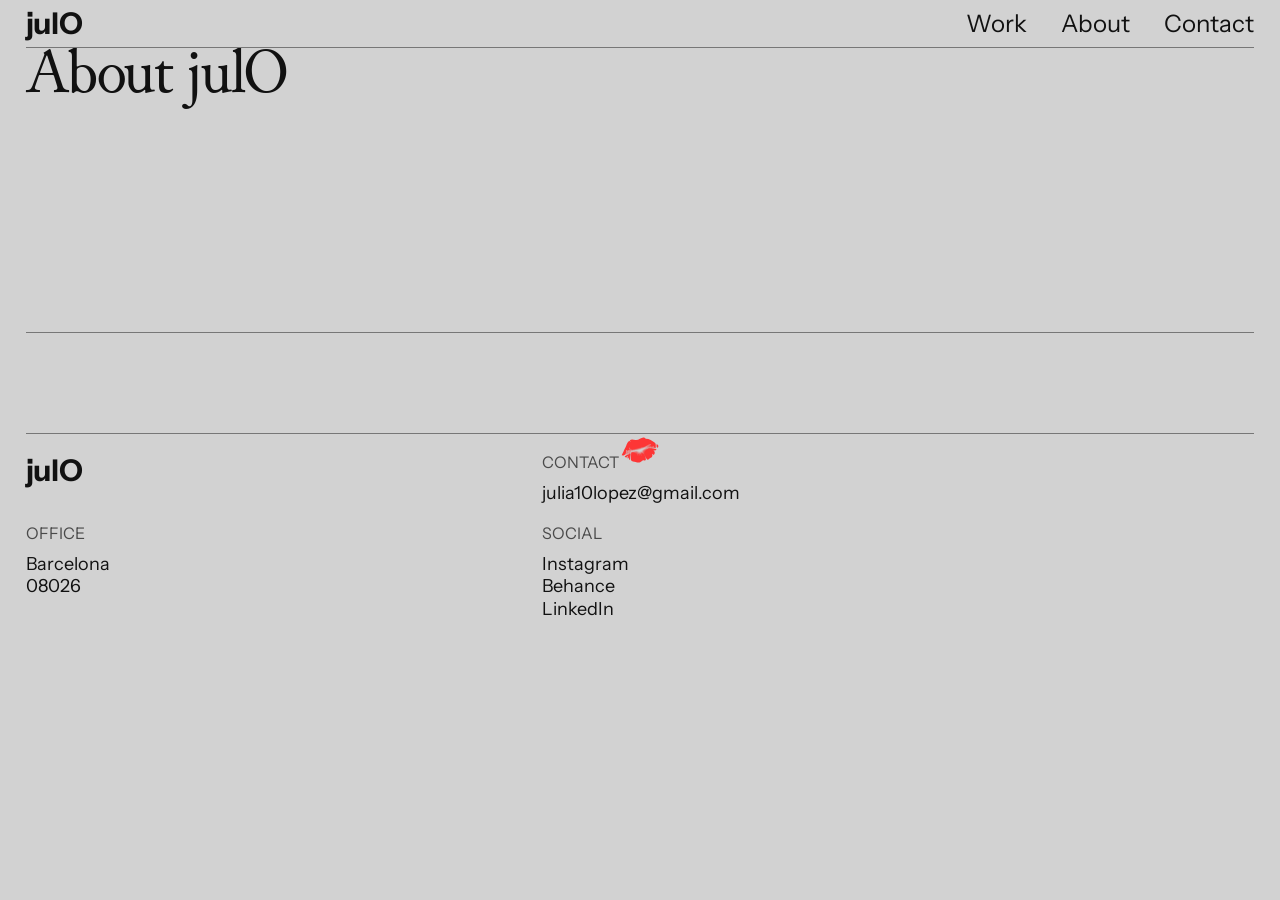
<file: about.html>
<!doctype html>
<html lang="en">
<head>
  <meta charset="utf-8">
  <meta name="viewport" content="width=device-width, initial-scale=1">
  <title>About — julO</title>
  <link rel="stylesheet" href="css/style.css">
</head>
<body>
  <header class="site-header">
    <a class="wordmark" href="index.html">julO</a>
    <nav><a href="index.html#work">Work</a><a href="about.html">About</a><a href="index.html#contact">Contact</a></nav>
    <button class="menu-button">Menu</button>
  </header>

  <!-- CUSTOM CURSOR -->
  <div id="cursor">
    <img src="images/kiss.svg" alt="">
  </div>

  <main>
    <section class="intro">
      <h1>About julO</h1>
    </section>
  </main>
</body>
</html>

  <footer id="contact">
    <div class="footer-mark">julO</div>
     <div>
    <p>CONTACT</p>
    <p>
      <a href="julia10lopez@gmail.com">julia10lopez@gmail.com</a>
    </p>
    </div>
    <div>
      <p>OFFICE</p>
      <p>Barcelona<br>08026</p>
    </div>
    <div>
    <p>SOCIAL</p>
    <p>
      <a href="https://instagram.com/julo.lo" target="_blank" rel="noopener">Instagram</a><br>
      <a href="https://www.behance.net/julialopezmartinez" target="_blank" rel="noopener">Behance</a><br>
      <a href="https://www.linkedin.com/in/julialopezvfx/" target="_blank" rel="noopener">LinkedIn</a>

    </div>
  </footer>

  <script src="js/main.js"></script>
  <script src="js/mouse.js"></script>

</body>
</html>
</file>
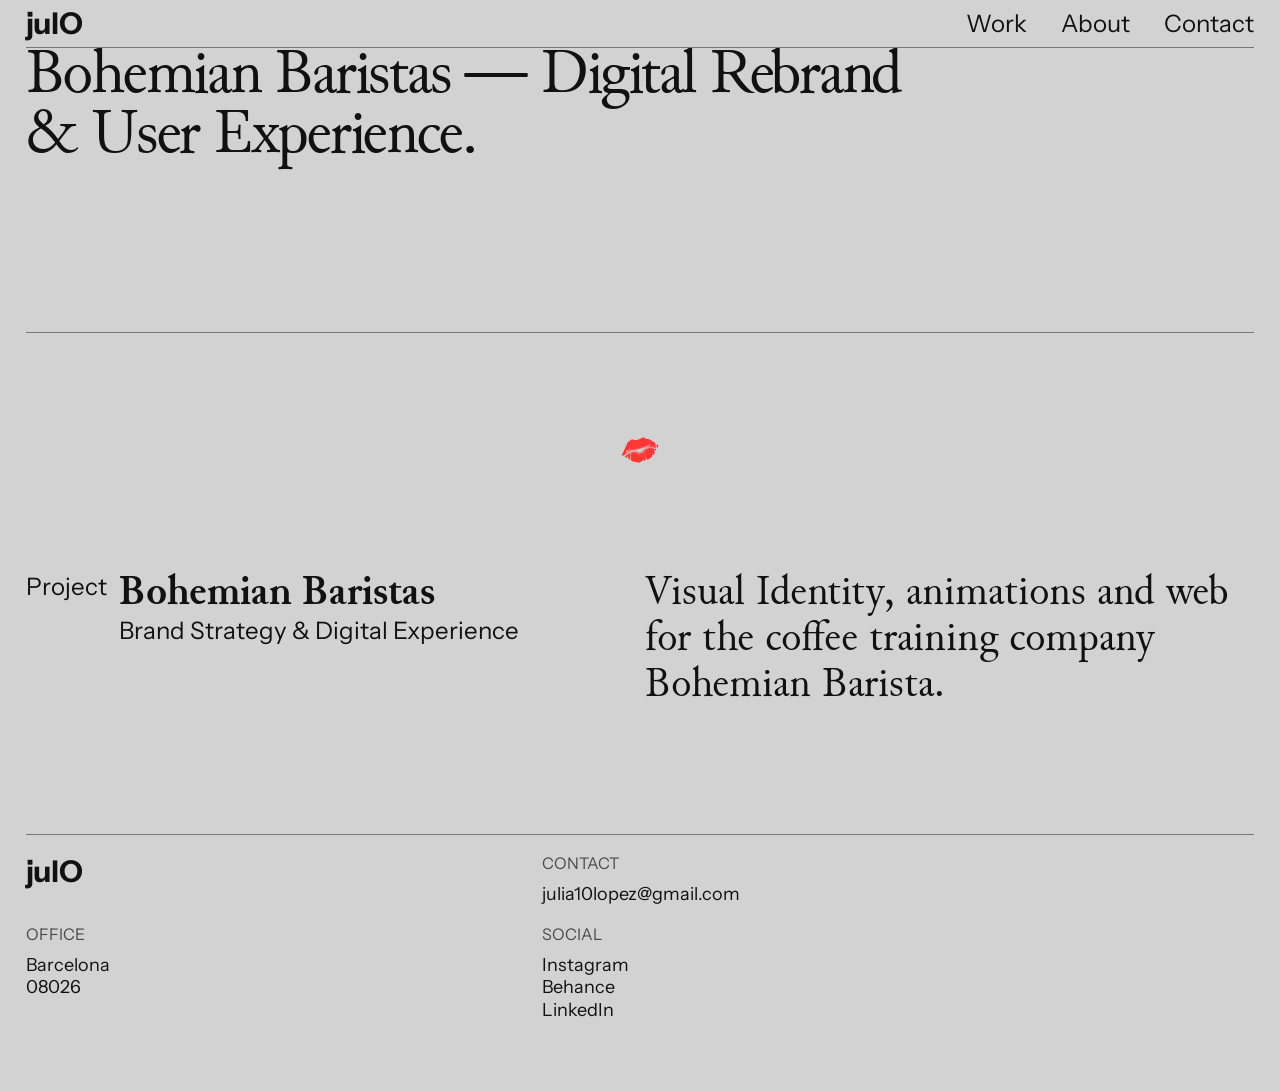
<file: projects/bohemianbaristas.html>
<!doctype html>
<html lang="en">
<head>
  <meta charset="utf-8">
  <meta name="viewport" content="width=device-width, initial-scale=1">
  <title>Bohemian Baristas — julO</title>
  <link rel="stylesheet" href="../css/style.css">
</head>
<body>
  <header class="site-header">
    <a class="wordmark" href="../index.html">julO</a>
    <nav>
      <a href="../index.html#work">Work</a>
      <a href="../about.html">About</a>
      <a href="../index.html#contact">Contact</a>
    </nav>
    <button class="menu-button" aria-label="Open menu">+</button>
  </header>

  <!-- CUSTOM CURSOR -->
  <div id="cursor">
    <img src="../images/kiss.svg" alt="">
  </div>

  <main>
    <section class="intro">
      <h1>Bohemian Baristas — Digital Rebrand &amp; User Experience.</h1>
    </section>

    <section class="work">
      <div class="project-images project-video">
      
         <video
           class="scroll-video"
           autoplay
           muted
           loop
           playsinline
           preload="metadata"
         >
          <source
            src="../images/CoffeeCup_GRID.mp4"
            type="video/mp4"
          >
        </video>

      </div>
      <div class="project-info">
        <div class="project-info-title">
          <span>Project</span>
          <strong>Bohemian Baristas</strong>
          <span>Brand Strategy &amp; Digital Experience</span>
        </div>
        <div class="project-description">
          <p>Visual Identity, animations and web for the coffee training company Bohemian Barista.</p>
        </div>
      </div>
    </section>
  </main>

  <footer id="contact">
    <div class="footer-mark">julO</div>
    <div>
      <p>CONTACT</p>
      <p><a href="mailto:julia10lopez@gmail.com">julia10lopez@gmail.com</a></p>
    </div>
    <div>
      <p>OFFICE</p>
      <p>Barcelona<br>08026</p>
    </div>
    <div>
      <p>SOCIAL</p>
      <p>
        <a href="https://instagram.com/julo.lo" target="_blank" rel="noopener">Instagram</a><br>
        <a href="https://www.behance.net/julialopezmartinez" target="_blank" rel="noopener">Behance</a><br>
        <a href="https://www.linkedin.com/in/julialopezvfx/" target="_blank" rel="noopener">LinkedIn</a>
      </p>
    </div>
  </footer>

  <script src="../js/main.js"></script>
  <script src="../js/mouse.js"></script>
</body>
</html>
</file>
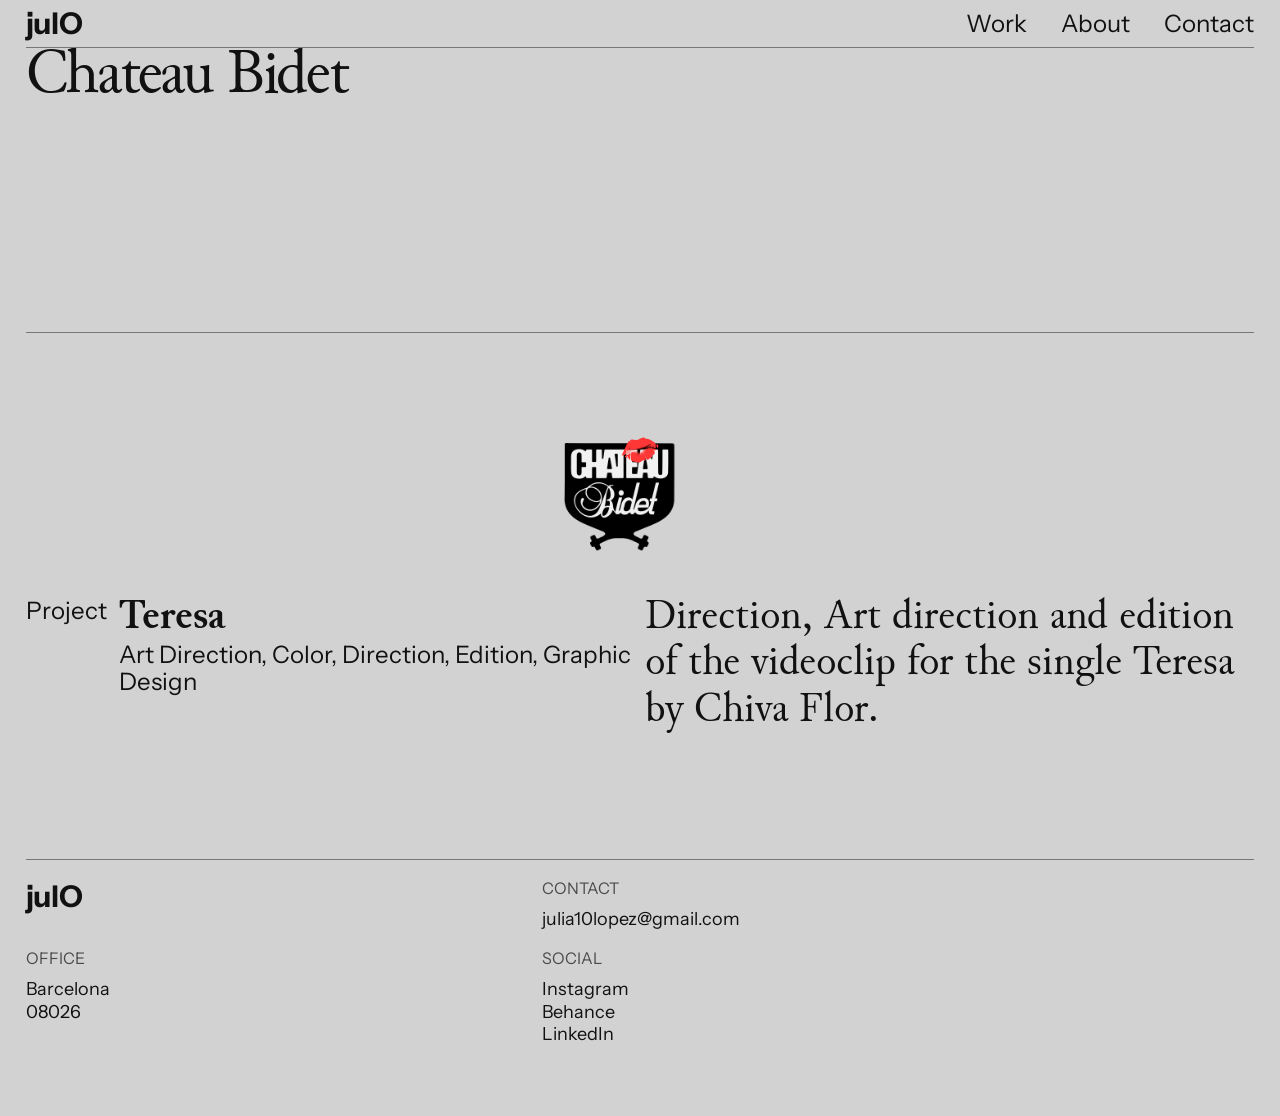
<file: projects/chateaubidet.html>
<!doctype html>
<html lang="en">
<head>
  <meta charset="utf-8">
  <meta name="viewport" content="width=device-width, initial-scale=1">
  <title>El Olivo — julO</title>
  <link rel="stylesheet" href="../css/style.css">
</head>
<body>
  <header class="site-header">
    <a class="wordmark" href="../index.html">julO</a>
    <nav>
      <a href="../index.html#work">Work</a>
      <a href="../about.html">About</a>
      <a href="../index.html#contact">Contact</a>
    </nav>
    <button class="menu-button" aria-label="Open menu">+</button>
  </header>

    <!-- CUSTOM CURSOR -->
  <div id="cursor">
    <img src="../images/kiss.svg" alt="">
  </div>

  <main>
    <section class="intro">
      <h1>Chateau Bidet</h1>
    </section>

    <section class="work">
      <div class="project-images project-video">
          <video
            class="scroll-video"
            autoplay
            muted
            loop
            playsinline
            preload="metadata"
          >
            <source
              src="../images/CBidet_process.mp4"
              type="video/mp4"
            >
          </video>

          <img
            src="../images/CBidet_LOGO_anim.gif"
            alt="Chateau Bidet project"
          >
      </div>

      <div class="project-info">
        <div class="project-info-title">
          <span>Project</span>
          <strong>Teresa</strong>
          <span> Art Direction, Color, Direction, Edition, Graphic Design</span>
        </div>
        <div class="project-description">
          <p>Direction, Art direction and edition of the videoclip for the single Teresa by Chiva Flor.</p>
        </div>
      </div>
    </section>
  </main>

  <footer id="contact">
    <div class="footer-mark">julO</div>
    <div>
      <p>CONTACT</p>
      <p><a href="mailto:julia10lopez@gmail.com">julia10lopez@gmail.com</a></p>
    </div>
    <div>
      <p>OFFICE</p>
      <p>Barcelona<br>08026</p>
    </div>
    <div>
      <p>SOCIAL</p>
      <p>
        <a href="https://instagram.com/julo.lo" target="_blank" rel="noopener">Instagram</a><br>
        <a href="https://www.behance.net/julialopezmartinez" target="_blank" rel="noopener">Behance</a><br>
        <a href="https://www.linkedin.com/in/julialopezvfx/" target="_blank" rel="noopener">LinkedIn</a>
      </p>
    </div>
  </footer>

  <script src="../js/main.js"></script>
  <script src="../js/mouse.js"></script>
</body>
</html>
</file>
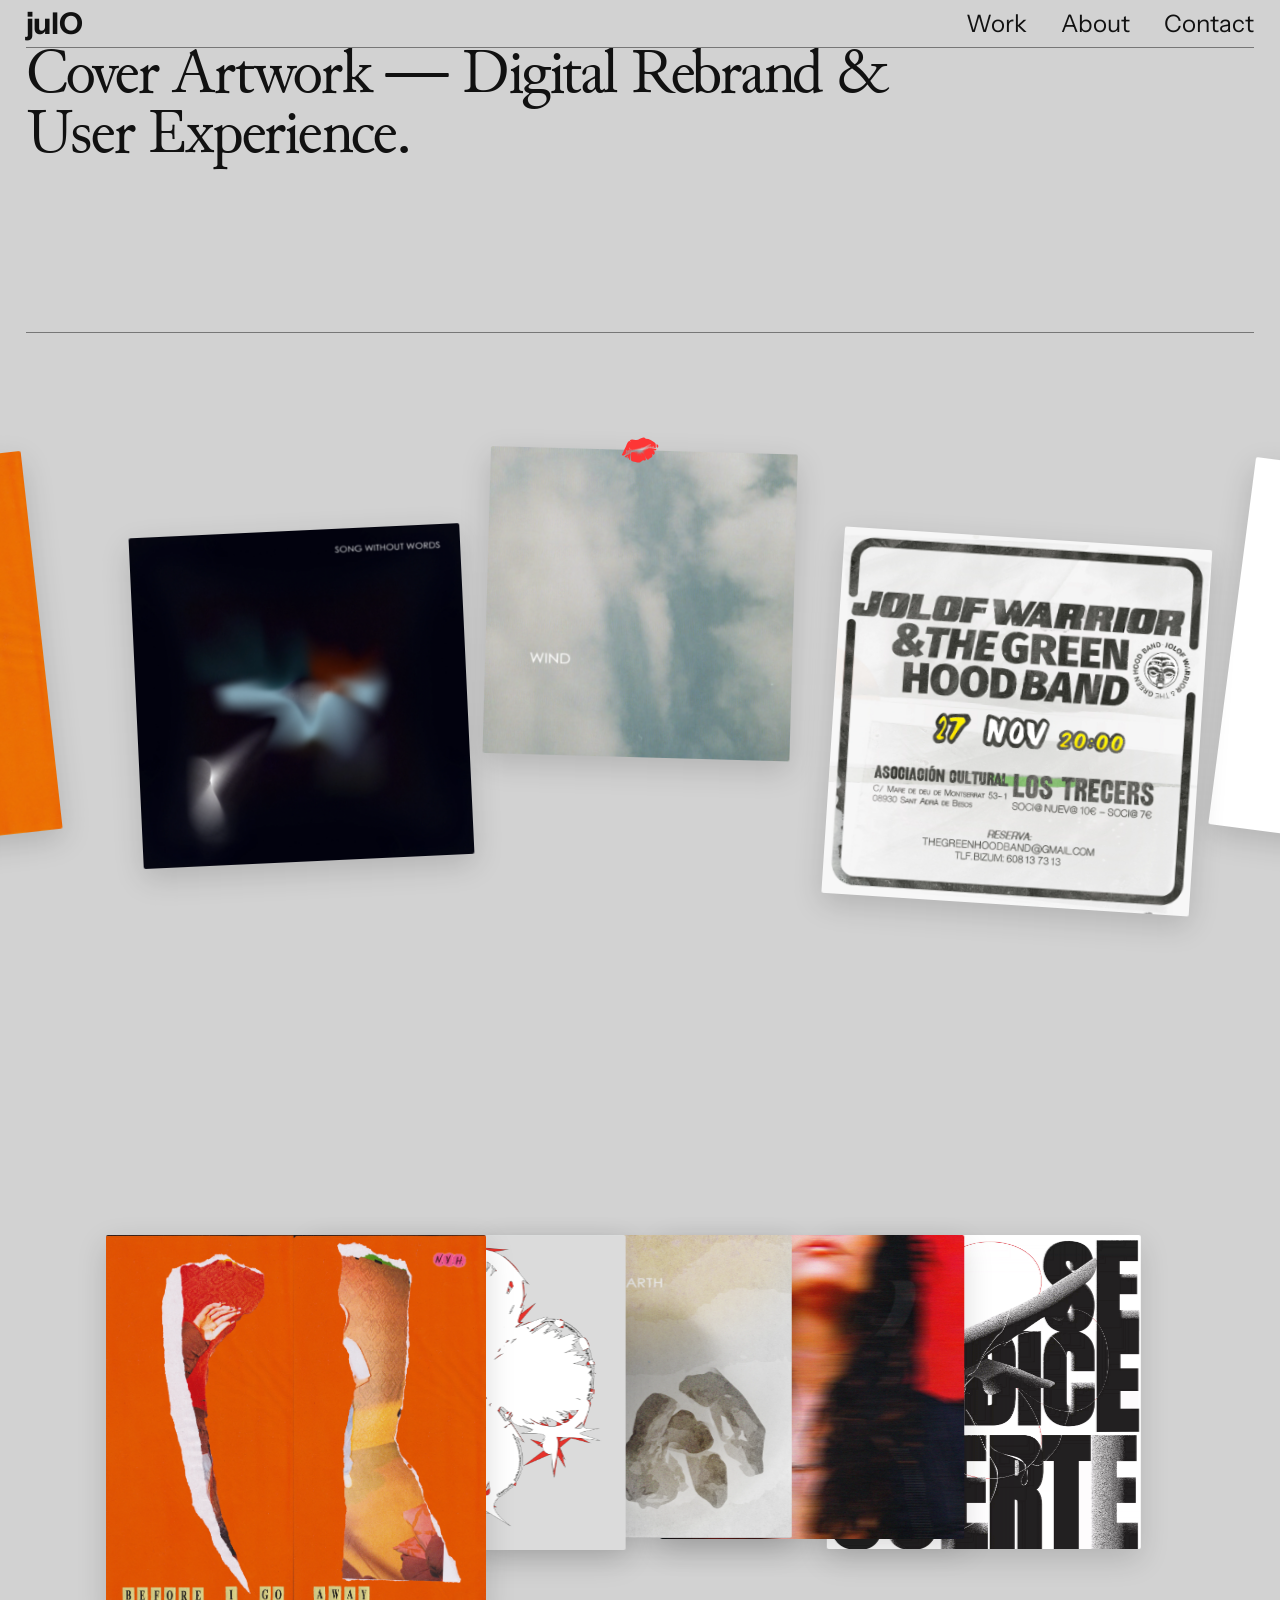
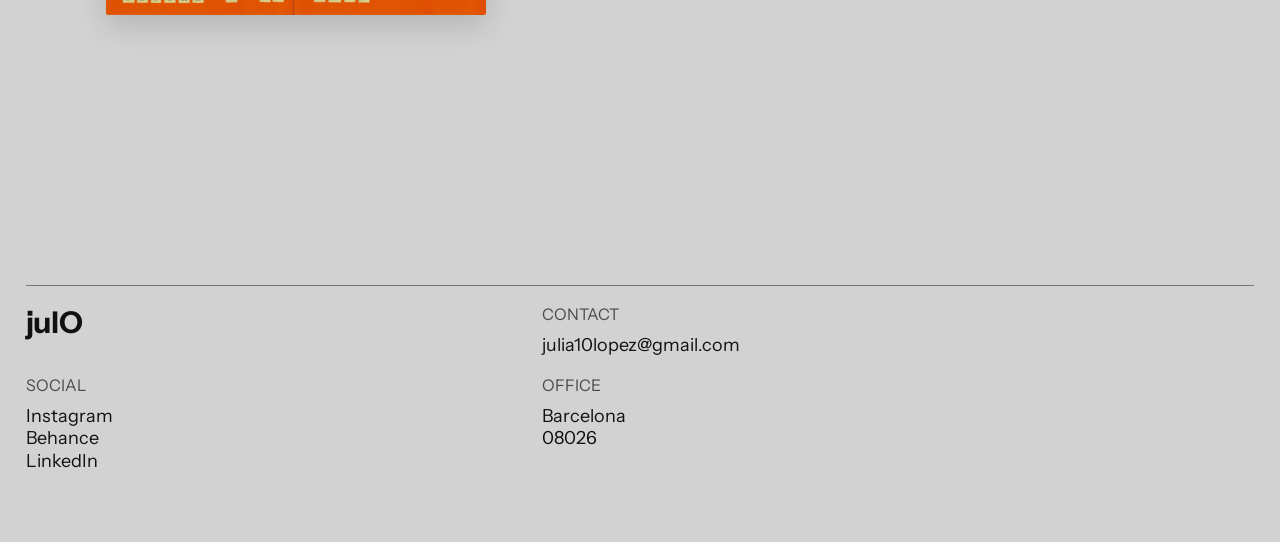
<file: projects/covers.html>
<!doctype html>
<html lang="en">

<head>
  <meta charset="utf-8">
  <meta name="viewport" content="width=device-width, initial-scale=1">

  <title>Cover Artwork — julO</title>

  <link rel="stylesheet" href="../css/style.css">
</head>
<body>

  <header class="site-header">
    <a class="wordmark" href="../index.html">julO</a>

    <nav>
      <a href="../index.html#work">Work</a>
      <a href="../about.html">About</a>
      <a href="../index.html#contact">Contact</a>
    </nav>

    <button class="menu-button" aria-label="Open menu">
      +
    </button>
  </header>


  <!-- CUSTOM CURSOR -->
  <div id="cursor">
    <img src="../images/kiss.svg" alt="">
  </div>


  <main class="covers-full">

    <section class="intro">
      <h1>Cover Artwork — Digital Rebrand &amp; User Experience.</h1>
    </section>

    <!-- GROUP 1 -->
    <section class="cover-fan cover-fan--lg">
      <img src="../images/BIGA_Portada.webp" alt="BIGA cover artwork">
      <img src="../images/REFLEX_Portada_003.webp" alt="Reflex cover artwork">
      <img src="../images/REFLEX_Portada_005.webp" alt="Reflex cover artwork">
      <img src="../images/GHB_Portada.webp" alt="GHB cover artwork">
      <img src="../images/Radiografia_PMQQ_Portada.webp" alt="Radiografía PMQQ cover artwork">
    </section>

    <!-- GROUP 2 -->
    <section class="cover-fan cover-fan--lg">
      <img src="../images/BIGA_process_002.webp" alt="BIGA cover artwork">
      <img src="../images/Radiografia_NSDS_Portada.webp" alt="Reflex cover artwork">
      <img src="../images/REFLEX_Portada_001.webp" alt="Reflex cover artwork">
      <img src="../images/Radiografia_LC_Portada.webp" alt="GHB cover artwork">
      <img src="../images/Radiografia_NSDS_process_001.webp" alt="Radiografía PMQQ cover artwork">
    </section>
    
    <!--
      MORE GROUPS:
      Add another <section class="cover-fan cover-fan--lg"> for each
      extra set of covers (4–5 images works best). They'll each fan
      out independently as the user scrolls past them.

      <section class="cover-fan cover-fan--lg">
        <img src="../images/NEXT_COVER_1.webp" alt="">
        <img src="../images/NEXT_COVER_2.webp" alt="">
        ...
      </section>
    -->

  </main>


  <!-- FOOTER -->

  <footer id="contact">

    <div class="footer-mark">
      julO
    </div>

    <div>

      <p>CONTACT</p>

      <p>
        <a href="mailto:julia10lopez@gmail.com">
          julia10lopez@gmail.com
        </a>
      </p>

    </div>

    <div>

      <p>SOCIAL</p>

      <p>
        <a
          href="https://instagram.com/julo.lo"
          target="_blank"
          rel="noopener"
        >
          Instagram
        </a>
        <br>

        <a
          href="https://www.behance.net/julialopezmartinez"
          target="_blank"
          rel="noopener"
        >
          Behance
        </a>
        <br>

        <a
          href="https://www.linkedin.com/in/julialopezvfx/"
          target="_blank"
          rel="noopener"
        >
          LinkedIn
        </a>
      </p>

    </div>

    <div>

      <p>OFFICE</p>

      <p>
        Barcelona<br>
        08026
      </p>

    </div>

  </footer>


  <!-- SCRIPTS: LOAD ONCE -->

  <script src="../js/main.js"></script>
  <script src="../js/mouse.js"></script>
  <script src="../js/cover.js"></script>
  <script>
    // Larger, more extended version of the fan effect for this page.
    initCoverScatter('.cover-fan--lg', {
      scale: 1.8,
      mobileScale: 0.8,
      minImageWidth: 23,
      maxImageWidth: 34,
      targets: [
        { x: -220, y: -14, r: -12 },
        { x: -95,  y: 18,  r: -5  },
        { x: 0,    y: -30, r: 3   },
        { x: 105,  y: 20,  r: 7   },
        { x: 220,  y: -10, r: 14  },
      ]
    });
  </script>

</body>
</html>
</file>
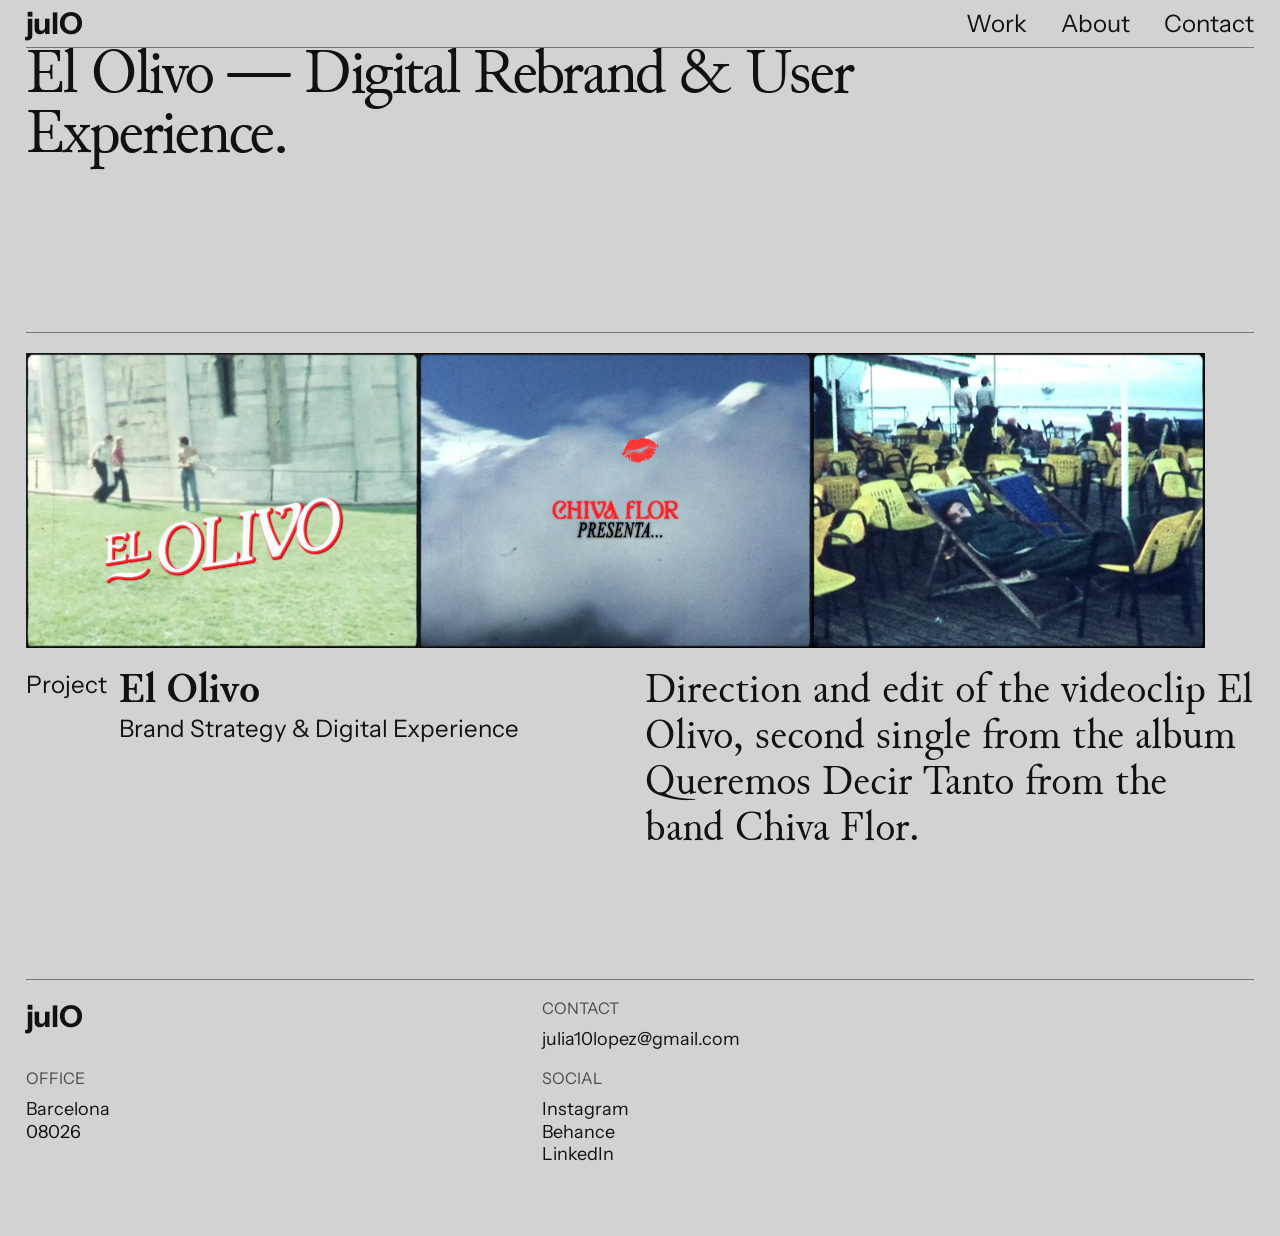
<file: projects/elolivo.html>
<!doctype html>
<html lang="en">
<head>
  <meta charset="utf-8">
  <meta name="viewport" content="width=device-width, initial-scale=1">
  <title>El Olivo — julO</title>
  <link rel="stylesheet" href="../css/style.css">
</head>
<body>
  <header class="site-header">
    <a class="wordmark" href="../index.html">julO</a>
    <nav>
      <a href="../index.html#work">Work</a>
      <a href="../about.html">About</a>
      <a href="../index.html#contact">Contact</a>
    </nav>
    <button class="menu-button" aria-label="Open menu">+</button>
  </header>

  <!-- CUSTOM CURSOR -->
  <div id="cursor">
    <img src="../images/kiss.svg" alt="">
  </div>

  <main>
    <section class="intro">
      <h1>El Olivo — Digital Rebrand &amp; User Experience.</h1>
    </section>

    <section class="work">
      <div class="project-images">
        <img src="../images/ElOlivo_003.webp" alt="El Olivo project">
        <img src="../images/ElOlivo_005.webp" alt="El Olivo project">
        <img src="../images/ElOlivo_002.webp" alt="El Olivo project">
      </div>
      <div class="project-info">
        <div class="project-info-title">
          <span>Project</span>
          <strong>El Olivo</strong>
          <span>Brand Strategy &amp; Digital Experience</span>
        </div>
        <div class="project-description">
          <p>Direction and edit of the videoclip El Olivo, second single from the album Queremos Decir Tanto from the band Chiva Flor.</p>
        </div>
      </div>
    </section>
  </main>

  <footer id="contact">
    <div class="footer-mark">julO</div>
    <div>
      <p>CONTACT</p>
      <p><a href="mailto:julia10lopez@gmail.com">julia10lopez@gmail.com</a></p>
    </div>
    <div>
      <p>OFFICE</p>
      <p>Barcelona<br>08026</p>
    </div>
    <div>
      <p>SOCIAL</p>
      <p>
        <a href="https://instagram.com/julo.lo" target="_blank" rel="noopener">Instagram</a><br>
        <a href="https://www.behance.net/julialopezmartinez" target="_blank" rel="noopener">Behance</a><br>
        <a href="https://www.linkedin.com/in/julialopezvfx/" target="_blank" rel="noopener">LinkedIn</a>
      </p>
    </div>
  </footer>

  <script src="../js/main.js"></script>
  <script src="../js/mouse.js"></script>
</body>
</html>
</file>
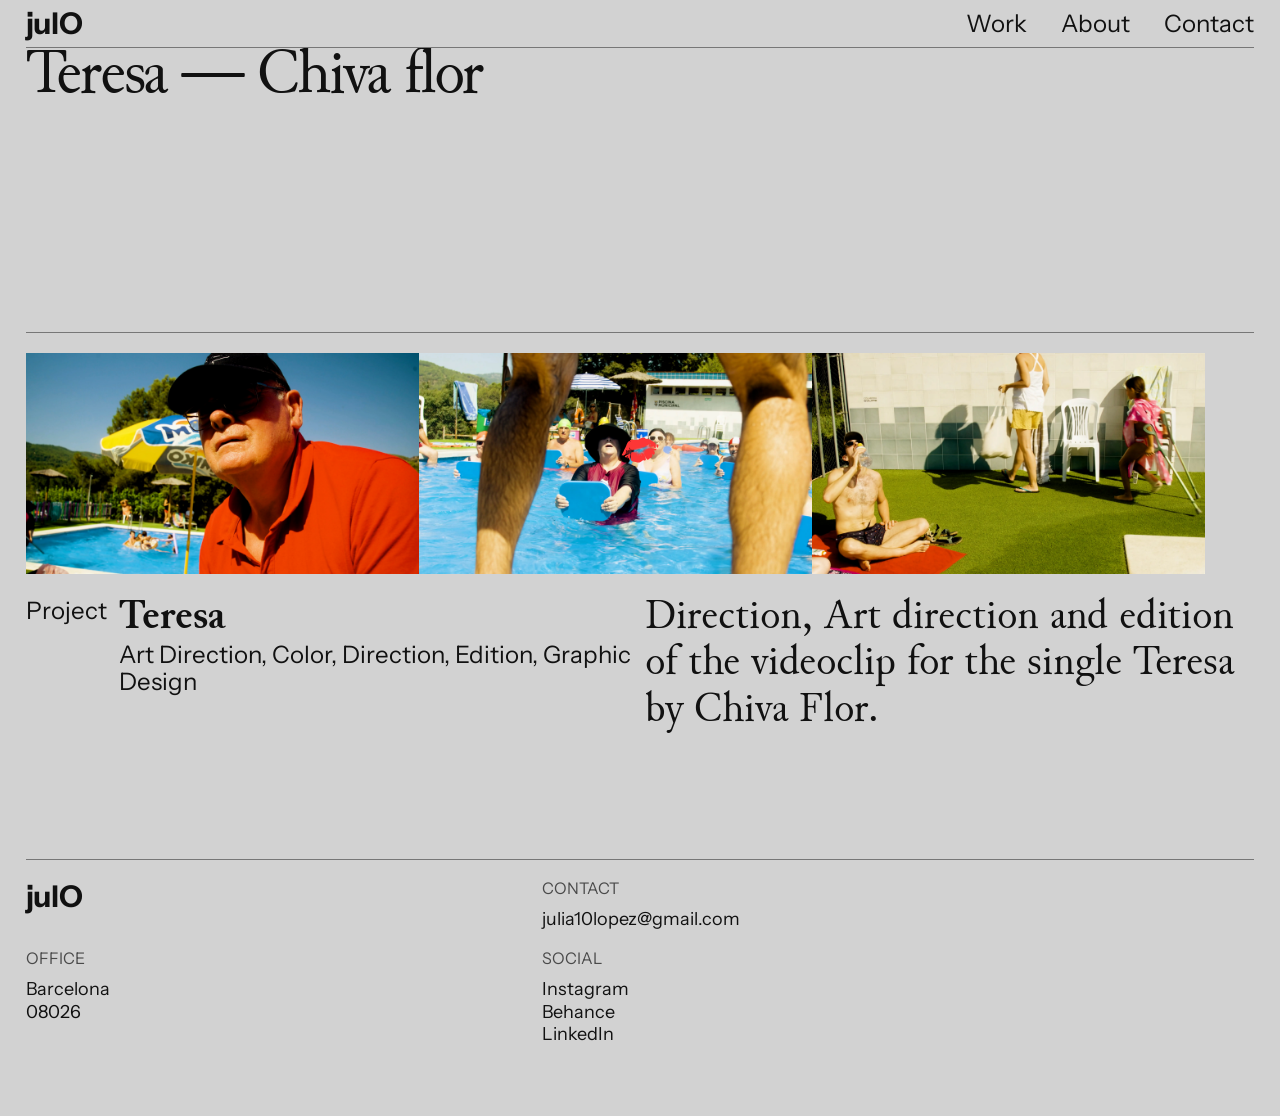
<file: projects/reflex.html>
<!doctype html>
<html lang="en">
<head>
  <meta charset="utf-8">
  <meta name="viewport" content="width=device-width, initial-scale=1">
  <title>El Olivo — julO</title>
  <link rel="stylesheet" href="../css/style.css">
</head>
<body>
  <header class="site-header">
    <a class="wordmark" href="../index.html">julO</a>
    <nav>
      <a href="../index.html#work">Work</a>
      <a href="../about.html">About</a>
      <a href="../index.html#contact">Contact</a>
    </nav>
    <button class="menu-button" aria-label="Open menu">+</button>
  </header>

    <!-- CUSTOM CURSOR -->
  <div id="cursor">
    <img src="../images/kiss.svg" alt="">
  </div>

  <main>
    <section class="intro">
      <h1>Teresa — Chiva flor</h1>
    </section>

    <section class="work">
      <div class="project-images">
        <img src="../images/CHIVAFLOR_Teresa_VIDEOCLIP_final_50.webp" alt="El Olivo project">
        <img src="../images/CHIVAFLOR_Teresa_VIDEOCLIP_final_90.webp" alt="El Olivo project">
        <img src="../images/CHIVAFLOR_Teresa_VIDEOCLIP_final_130.webp" alt="El Olivo project">
      </div>
      <div class="project-info">
        <div class="project-info-title">
          <span>Project</span>
          <strong>Teresa</strong>
          <span> Art Direction, Color, Direction, Edition, Graphic Design</span>
        </div>
        <div class="project-description">
          <p>Direction, Art direction and edition of the videoclip for the single Teresa by Chiva Flor.</p>
        </div>
      </div>
    </section>
  </main>

  <footer id="contact">
    <div class="footer-mark">julO</div>
    <div>
      <p>CONTACT</p>
      <p><a href="mailto:julia10lopez@gmail.com">julia10lopez@gmail.com</a></p>
    </div>
    <div>
      <p>OFFICE</p>
      <p>Barcelona<br>08026</p>
    </div>
    <div>
      <p>SOCIAL</p>
      <p>
        <a href="https://instagram.com/julo.lo" target="_blank" rel="noopener">Instagram</a><br>
        <a href="https://www.behance.net/julialopezmartinez" target="_blank" rel="noopener">Behance</a><br>
        <a href="https://www.linkedin.com/in/julialopezvfx/" target="_blank" rel="noopener">LinkedIn</a>
      </p>
    </div>
  </footer>

  <script src="../js/main.js"></script>
  <script src="../js/mouse.js"></script>
</body>
</html>
</file>
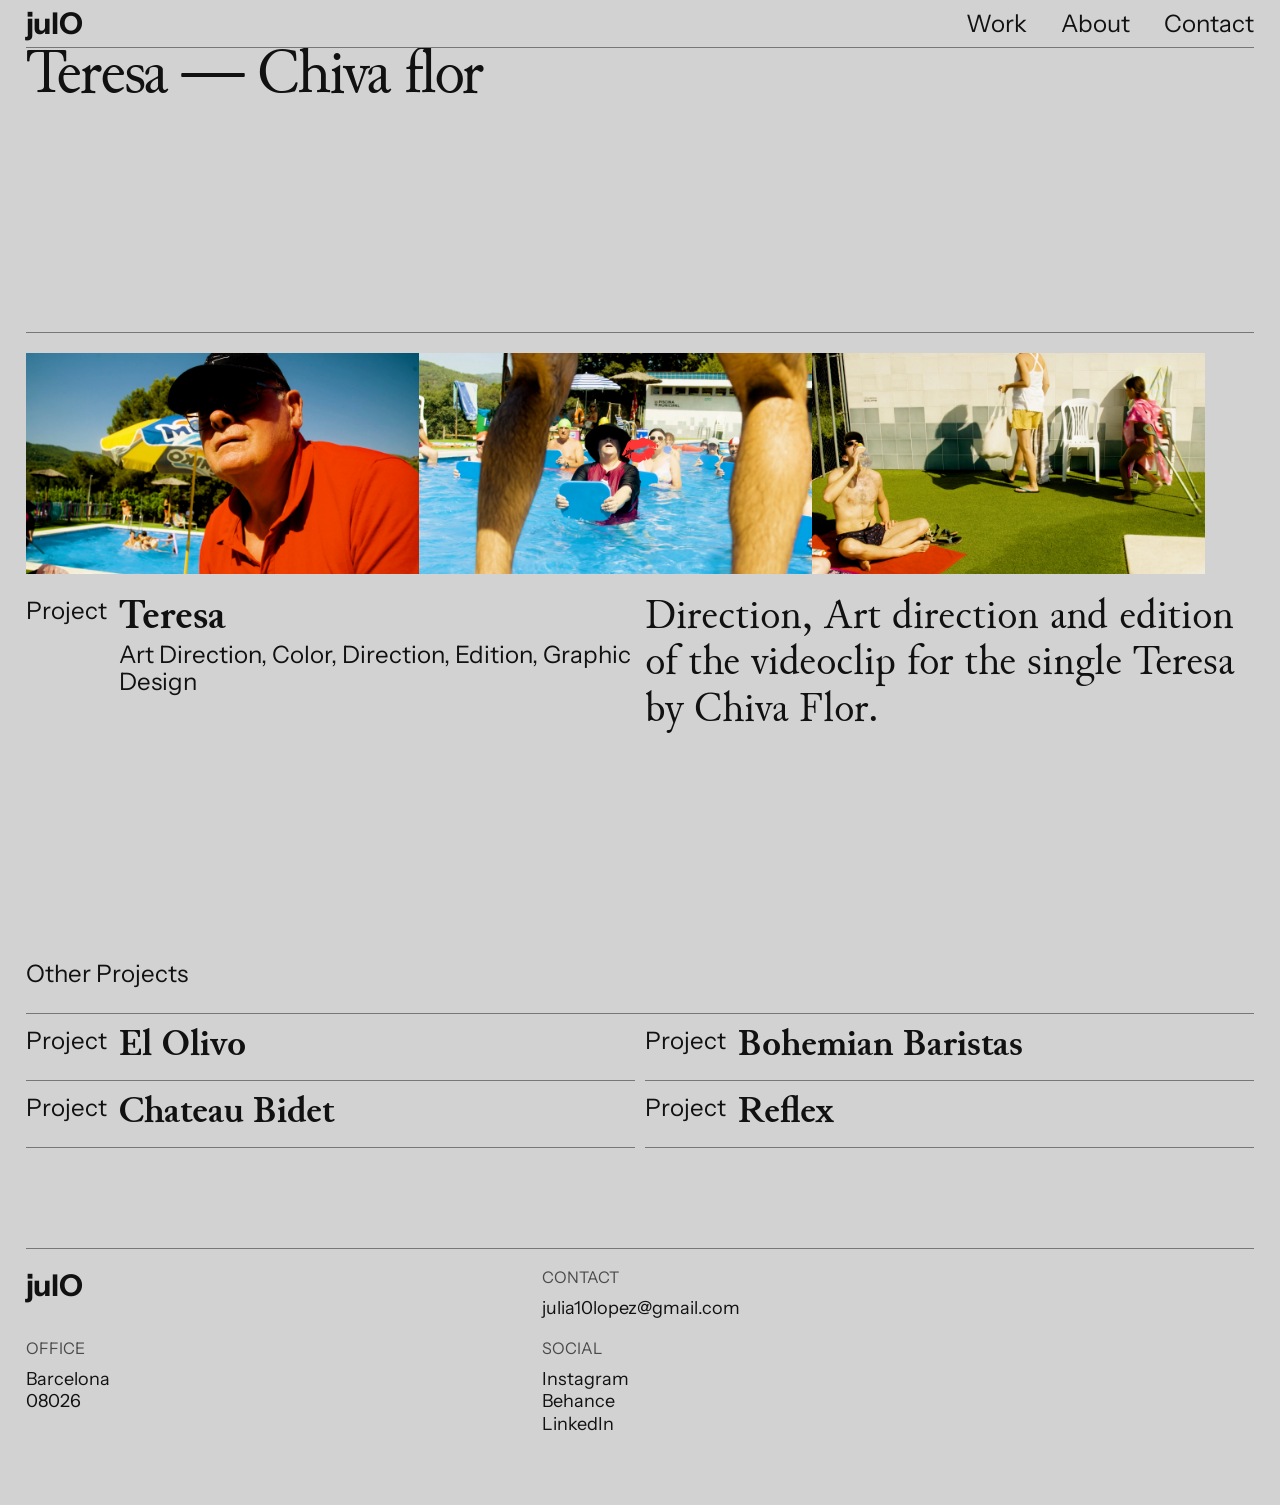
<file: projects/teresa.html>
<!doctype html>
<html lang="en">
<head>
  <meta charset="utf-8">
  <meta name="viewport" content="width=device-width, initial-scale=1">
  <title>El Olivo — julO</title>
  <link rel="stylesheet" href="../css/style.css">
</head>
<body>
  <header class="site-header">
    <a class="wordmark" href="../index.html">julO</a>
    <nav>
      <a href="../index.html#work">Work</a>
      <a href="../about.html">About</a>
      <a href="../index.html#contact">Contact</a>
    </nav>
    <button class="menu-button" aria-label="Open menu">+</button>
  </header>

    <!-- CUSTOM CURSOR -->
  <div id="cursor">
    <img src="../images/kiss.svg" alt="">
  </div>

  <main>
    <section class="intro">
      <h1>Teresa — Chiva flor</h1>
    </section>

    <section class="work">
      <div class="project-images">
        <img src="../images/CHIVAFLOR_Teresa_VIDEOCLIP_final_50.webp" alt="El Olivo project">
        <img src="../images/CHIVAFLOR_Teresa_VIDEOCLIP_final_90.webp" alt="El Olivo project">
        <img src="../images/CHIVAFLOR_Teresa_VIDEOCLIP_final_130.webp" alt="El Olivo project">
      </div>
      <div class="project-info">
        <div class="project-info-title">
          <span>Project</span>
          <strong>Teresa</strong>
          <span> Art Direction, Color, Direction, Edition, Graphic Design</span>
        </div>
        <div class="project-description">
          <p>Direction, Art direction and edition of the videoclip for the single Teresa by Chiva Flor.</p>
        </div>
      </div>
    </section>
  </main>

<section class="other-projects">

  <div class="section-label">
    Other Projects
  </div>

  <div class="other-projects-grid">

    <a href="elolivo.html">
      <span>Project</span>
      <strong>El Olivo</strong>
    </a>

    <a href="bohemianbaristas.html">
      <span>Project</span>
      <strong>Bohemian Baristas</strong>
    </a>

    <a href="chateaubidet.html">
      <span>Project</span>
      <strong>Chateau Bidet</strong>
    </a>

    <a href="reflex.html">
      <span>Project</span>
      <strong>Reflex</strong>
    </a>

  </div>

</section>

  <footer id="contact">
    <div class="footer-mark">julO</div>
    <div>
      <p>CONTACT</p>
      <p><a href="mailto:julia10lopez@gmail.com">julia10lopez@gmail.com</a></p>
    </div>
    <div>
      <p>OFFICE</p>
      <p>Barcelona<br>08026</p>
    </div>
    <div>
      <p>SOCIAL</p>
      <p>
        <a href="https://instagram.com/julo.lo" target="_blank" rel="noopener">Instagram</a><br>
        <a href="https://www.behance.net/julialopezmartinez" target="_blank" rel="noopener">Behance</a><br>
        <a href="https://www.linkedin.com/in/julialopezvfx/" target="_blank" rel="noopener">LinkedIn</a>
      </p>
    </div>
  </footer>

  <script src="../js/main.js"></script>
  <script src="../js/mouse.js"></script>
</body>
</html>
</file>
<file: css/style.css>
/* Junicode */
@font-face {
  font-family: "Junicode";
  src: url("../fonts/Junicode.ttf") format("truetype");
  font-style: normal;
  font-weight: 400;
  font-display: swap;
}

@font-face {
  font-family: "Junicode";
  src: url("../fonts/Junicode-Bold.ttf") format("truetype");
  font-style: normal;
  font-weight: 700;
  font-display: swap;
}

@font-face {
  font-family: "Junicode";
  src: url("../fonts/Junicode-Italic.ttf") format("truetype");
  font-style: italic;
  font-weight: 400;
  font-display: swap;
}

@font-face {
  font-family: "Junicode";
  src: url("../fonts/Junicode-BoldItalic.ttf") format("truetype");
  font-style: italic;
  font-weight: 700;
  font-display: swap;
}

/* Instrument Sans */
@font-face {
  font-family: "Instrument Sans";
  src: url("../fonts/InstrumentSans-VariableFont.ttf") format("truetype-variations");
  font-style: normal;
  font-weight: 100 900;   /* variable range, not a single value */
  font-stretch: 25% 151%; /* adjust to match the font's actual wdth axis range */
  font-display: swap;
}

@font-face {
  font-family: "Instrument Sans";
  src: url("../fonts/InstrumentSans-Italic-VariableFont.ttf") format("truetype-variations");
  font-style: italic;
  font-weight: 100 900;
  font-stretch: 25% 151%;
  font-display: swap;
}

:root {
  --bg: #d2d2d2;
  --ink: #111;
  --line: #777;
  --serif: "Junicode", serif;
  --sans: "Instrument Sans", sans-serif;
  --page-pad: clamp(14px, 2vw, 32px);
}

* { box-sizing: border-box; }

html { scroll-behavior: smooth; }

body {
  width: 100%;
  max-width: 100%;
  overflow-x: hidden;
  margin: 0;
  background: var(--bg);
  color: var(--ink);
  font-family: var(--serif);
  font-size: 24px;
  line-height: 1.25;
  letter-spacing: -3%;
}

a {
  color: inherit;
  text-decoration: none;
}

.site-header {
  height: 48px;
  margin: 0 var(--page-pad);
  border-bottom: 1px solid var(--line);
  display: flex;
  align-items: center;
  justify-content: space-between;
  position: sticky;
  top: 0;
  background: var(--bg);
  z-index: 100;
}

.wordmark {
  font-family: var(--sans);
  font-weight: 700;
  font-size: 30px;
}

nav {
  display: flex;
  gap: 34px;
  font-family: Instrument Sans, sans-serif;
}

nav a:hover,
.project-description a:hover {
  text-decoration: underline;
}

.menu-button { display: none; }

main {
  padding: 0 var(--page-pad, 2vw) 100px;
}

.intro {
  min-height: 285px;
  border-bottom: 1px solid var(--line);
  padding: 0 0 70px;
}

.marks {
  display: flex;
  gap: 10px;
  margin: 0 0 16px;
}

.logo-mark {
  height: 78px;      /* match old circle height, adjust to taste */
  width: auto;
  display: block;
}

.mark {
  width: 78px;
  height: 78px;
  background: #000;
  border-radius: 50%;
  position: relative;
}

.mark-a::before,
.mark-a::after {
  content: "";
  position: absolute;
  inset: 12px;
  border: 10px solid var(--bg);
  border-radius: 50%;
}

/*
.mark-a::after {
  inset: 25px;
  border: 0;
  background: var(--bg);
}

.mark-b {
  background: repeating-conic-gradient(from 0deg, #000 0 14deg, transparent 14deg 28deg);
}
*/

/* =========================================
   CUSTOM CURSOR
   ========================================= */

#cursor {
  position: fixed;

  left: 50vw;
  top: 50vh;

  width: 40px;
  height: 40px;

  pointer-events: none;

  z-index: 999999;

  transform: translate(-50%, -50%);

  will-change: left, top;
}


#cursor img {
  width: 100%;
  height: 100%;

  display: block;

  pointer-events: none;

  will-change: transform;
}


/* =========================================
   CLICK ANIMATION
   ========================================= */

#cursor.clicked img {
  animation: cursorClick 300ms ease-out;
}


@keyframes cursorClick {

  0% {
    transform: scale(1);
  }

  45% {
    transform: scale(1.3);
  }

  100% {
    transform: scale(1);
  }

}


/* =========================================
   CURSOR TRAIL
   ========================================= */

.cursor-trail {
  position: fixed;

  left: 50vw;
  top: 50vh;

  width: 40px;
  height: 40px;

  pointer-events: none;

  z-index: 999998;

  transform: translate(-50%, -50%);

  will-change: left, top, width, height, opacity;

  opacity: 0.3;
}


.cursor-trail img {
  width: 100%;
  height: 100%;

  display: block;

  pointer-events: none;
}


/* =========================================
   HIDE SYSTEM CURSOR
   ========================================= */

@media (pointer: fine) {

  html,
  body,
  a,
  button,
  .project-images,
  .project-images * {
    cursor: none !important;
  }

}

/**______________________________________________________**/

.intro h1 {
  max-width: 900px;
  margin: 0;
  font-family: var(--serif);
  font-size: clamp(42px, 5vw, 72px);
  font-weight: 400;
  line-height: .94;
  letter-spacing: -0.035em;
}

.work {
  padding-top: 20px;
}

.section-label {
  font-family: var(--sans);
  display: grid;
  grid-template-columns: minmax(0, 1fr) minmax(0, 1fr);
  gap: 10px;
  /*-padding-top: 12px;*/
  margin-bottom: 68px;
}

.project {
  margin-bottom: 72px;
}

.project-images {
  display: flex;
  gap: 0px;
  margin-right: -5%;

  width: 100%;
  max-width: 100%;

  overflow-x: auto;
  overflow-y: hidden;

  scroll-snap-type: none;
  scroll-behavior: auto;

  -webkit-overflow-scrolling: touch;

  scrollbar-width: none;

  user-select: none;
  -webkit-user-select: none;
}

.project-images::-webkit-scrollbar {
  display: none;
}

.project-images img,
.project-images video {
  flex: 0 0 32%;
  width: 32%;
  height: auto;

  display: block;
  
  object-fit: cover;
  
  scroll-snap-align: none;

  transition: filter 120ms linear;

  pointer-events: none;

}

.project-letter {
  display: grid;
  place-items: center;
  font-family: var(--serif);
  font-size: clamp(120px, 15vw, 250px);
  color: #55706b;
  background: #e5e9dd;
}

.project-teresa .project-images img:first-child {
  background: radial-gradient(circle, #f2ff5b, #caff25 38%, #dfe9cb 75%);
}

.project-elolivo .project-images img:first-child {
  background: #430092;
}

.project-info {
  font-family: var(--sans);
  display: grid;
  grid-template-columns: minmax(0, 1fr) minmax(0, 1fr);
  gap: 10px;
  padding-top: 12px;
}

.project-info > div:first-child {
  padding-top: 10px;
  font-family: var(--sans);
  align-self: start;
  display: grid;
  grid-template-columns: max-content minmax(0, 1fr);
  column-gap: 12px;
  align-items: start;
}

.project-info > div:first-child span:first-child {
  font-family: var(--sans);
  grid-column: 1;
  grid-row: 1 / span 2;
  white-space: nowrap;
}

.project-info > div:first-child strong {
  font-family: var(--serif);
  font-size: 42px;
  grid-column: 2;
  grid-row: 1;
  min-width: 0;
  display: block;
  line-height: 1.1;
}

.project-info > div:first-child span:last-child {
  font-family: var(--sans);
  grid-column: 2;
  grid-row: 2;
  min-width: 0;
  display: block;
  line-height: 1.1;
}

.project-info strong { font-weight: 700; }

.project-description {
  padding-top: 10px;
  font-family: var(--serif);
  font-weight: 400;
  font-size: 42px;
  line-height: 1.1;
  /*max-width: 520px;*/
}

.project-description p {
  margin: 0 0 24px;
}

.project-description a { color: #666; 
  font-family: var(--sans);
  font-size: 28px;   
  color: #666;
}

/* =========================================
   PROJECT COVERS
========================================= */

.cover-fan {
  position: relative;
  display: block;
  height: clamp(260px, 32vw, 420px);
}

.cover-fan img {
  position: absolute;
  height: auto;
  border-radius: 2px;
  box-shadow: 0 10px 30px rgba(0, 0, 0, .15);
  transition: box-shadow 200ms ease;
  will-change: transform;
}

.cover-fan img:nth-child(1) { left: 10%; z-index: 5; }
.cover-fan img:nth-child(2) { left: 30%; z-index: 4; }
.cover-fan img:nth-child(3) { left: 50%; z-index: 3; }
.cover-fan img:nth-child(4) { left: 70%; z-index: 2; }
.cover-fan img:nth-child(5) { left: 90%; z-index: 1; }

.cover-fan--lg {
  width: 100%;
  height: clamp(360px, 42vw, 560px);
  margin: 0 auto 140px;
  max-width: none;
}

.cover-fan--lg img {
  max-width: 380px;
}

.cover-fan img {
  transform:
    translate(
      calc(-50% + var(--scroll-x, 0%) + var(--drag-x, 0px)),
      calc(var(--scroll-y, 0%) + var(--drag-y, 0px))
    )
    rotate(var(--scroll-r, 0deg));
}

.cover-fan--lg img {
  pointer-events: auto;
  cursor: grab;
  touch-action: none;
  user-select: none;
  -webkit-user-drag: none;
}

.cover-fan--lg img.is-grabbed {
  cursor: grabbing;
}

.cover-preview-dialog {
  position: fixed;
  width: min(90vw, 900px);
  max-width: none;
  max-height: 90vh;
  padding: 48px 20px 20px;
  border: 0;
  background: #d2d2d2;
}

.cover-preview-dialog::backdrop {
  background: rgb(0 0 0 / 75%);
}

.cover-preview-full {
  display: block;
  max-width: 100%;
  max-height: calc(90vh - 70px);
  margin: 0 auto;
  object-fit: contain;
}

.cover-preview-close {
  position: absolute;
  top: 8px;
  right: 14px;
  border: 0;
  background: none;
  color: #111;
  font: 36px/1 sans-serif;
  cursor: pointer;
}

/* =========================================
   HIDDEN MORE PROJECTS
========================================= */

.hidden-project {
  display: none;
}

.more-projects {
 /* border-bottom: 1px solid var(--line);*/
 /* padding: 20px 0 60px;*/
  margin-bottom: 72px;
}

#more-projects-button {
  font-family: var(--sans);
  font-size: 24px;
  color: var(--ink);
  background: none;
  border: none;
  padding: 0;
  cursor: pointer;
}

/* =========================================
   OTHER PROJECTS
========================================= */

.other-projects {
  margin-top: 100px;
  padding: 0 var(--page-pad) 100px;
}

.other-projects .section-label {
  display: block;
  margin-bottom: 24px;
  font-family: var(--sans);
}

.other-projects-grid {
  display: grid;
  grid-template-columns: repeat(2, minmax(0, 1fr));
  column-gap: 10px;
  border-top: 1px solid var(--line);
}

.other-projects-grid a {
  display: grid;
  grid-template-columns: max-content minmax(0, 1fr);
  align-items: start;
  column-gap: 12px;
  min-width: 0;
  padding: 12px 0;
  border-bottom: 1px solid var(--line);
  font-family: var(--sans);
}

.other-projects-grid a span {
  white-space: nowrap;
}

.other-projects-grid a strong {
  min-width: 0;
  font-family: var(--serif);
  font-size: clamp(28px, 3vw, 42px);
  font-weight: 700;
  line-height: 1.1;
  overflow-wrap: anywhere;
}

.other-projects-grid a:hover strong {
  text-decoration: underline;
}


footer {
  font-family: var(--sans);
  border-top: 1px solid var(--line);
  margin: 0 var(--page-pad);
  padding: 18px 0 60px;
  display: grid;
  grid-template-columns: 2fr 1fr 1fr 1fr;
  gap: 30px;
  overflow-wrap: break-word;
}

footer p {
  font-size: 24px;
  margin: 0 0 10px;
}

footer p:first-child {
  font-size: 22px;
  text-transform: uppercase;
  opacity: 0.7;
}

footer a:hover {
  text-decoration: underline;
}

.footer-mark {
  font-family: var(--sans);
  font-size: 30px;
  font-weight: 700;
}

@media (max-width: 900px) {
  :root {
    --page-pad: 28px;
  }

  .intro h1 {
    font-size: clamp(40px, 6vw, 58px);
  }

  .project-images {
    grid-template-columns: minmax(0, 1fr) minmax(0, 1fr);
  }

  .project-letter {
    display: none;
  }

  .project-info {
    grid-template-columns: minmax(0, 1fr) minmax(0, 1fr);
  }
}

@media (max-width: 600px) {
  :root {
    --page-pad: 14px;
  }

  .project-info {
    grid-template-columns: 1fr;   /* single column: info block, then description below */
    padding-top: 12px;
  }

  .project-info > div:first-child {
    grid-template-columns: max-content minmax(0, 1fr);   /* Project | Teresa+subtitle */
    column-gap: 12px;
    row-gap: 0;
  }

  .project-info > div:first-child span:first-child {
    grid-column: 1;
    grid-row: 1 / span 2;   /* "Project" spans both rows, left column */
  }

  .project-info > div:first-child strong {
    grid-column: 2;
    grid-row: 1;            /* "Teresa" — right column, top row */
  }

  .project-info > div:first-child span:last-child {
    grid-column: 2;
    grid-row: 2;            /* subtitle — right column, under Teresa */
  }

  .project-description {
    font-size: 28px;
    max-width: none;
  }

  .project-description a {
    font-size: 20px;   /* mobile-specific size */
}

  .project {
    margin-bottom: 18px;   /* smaller gap on mobile */
    overflow: hidden;
  }

  .site-header {
    height: 34px;
  }

@media (pointer: fine) {
  
  html,
  body,
  a,
  button, 
  .project-images {
    cursor: none;
  }

}

  nav {
    display: none;
  }

  nav.open {
    display: flex;
    flex-direction: column;
    align-items: flex-end; 
    gap: 20px;
    position: fixed;
    top: 34px; /* matches your mobile .site-header height */
    left: 0;
    right: 0;
    background: var(--bg);
    padding: 24px var(--page-pad);
    border-bottom: 1px solid var(--line);
    z-index: 99;
    font-size: 20px; /* adjust as needed */
  }

  .menu-button {
    font-size: 24px;   
    line-height: 1;
    display: block;
    border: 0;
    background: transparent;
    /*font: inherit;*/
    padding: 0;
  }

  .menu-button.is-close {
    font-family: var(--sans);
    font-size: 40px;  
    position: relative;
    top: -3px;  
    padding: 0;
  }

  main {
    padding-top: 8px;
  }

  .intro {
    min-height: 220px;
    padding-bottom: 45px;
  }

  .marks {
    margin-bottom: 14px;
  }

  .mark {
    width: 42px;
    height: 42px;
  }

  .logo-mark {
  height: 42px;      /* match old circle height, adjust to taste */
  width: auto;
  display: block;
}

  .mark-a::before {
    inset: 7px;
    border-width: 6px;
  }

  .mark-a::after {
    inset: 14px;
  }

  .intro h1 {
    font-size: clamp(38px, 10vw, 42px);
    line-height: .96;
  }

  .section-label {
    margin-bottom: 12px;
  }

 .project-images {
    gap: 8px;
    /*display: flex;
    overflow-x: auto;
    scroll-snap-type: x proximity;
    scroll-padding-left: 0;
    overscroll-behavior-x: contain;
    -webkit-overflow-scrolling: touch;
    padding-bottom: 4px; /* small buffer so scrollbar doesn't clip images */
  }

  .project-images img,
  .project-images video,
  .project-letter {
    flex: 0 0 70%;
    width: 70%;
    max-height: 240px;
    scroll-snap-align: start;
  }

   .other-projects {
    margin-top: 64px;
    padding-bottom: 64px;
  }

  .other-projects .section-label {
    margin-bottom: 16px;
  }

  .other-projects-grid {
    grid-template-columns: minmax(0, 1fr);
  }

  .other-projects-grid a strong {
    font-size: 32px;
  }

}

  .project-info {
    /*margin-top: 12px;    /* ← add this: restores spacing now that images are shorter/contained */
  }

  .cover-fan {
    height: clamp(180px, 60vw, 260px);
  }
  .cover-fan--lg {
    height: clamp(220px, 70vw, 320px);
    margin-bottom: 60px;
  }

@media (pointer: coarse) {

  #cursor {
    opacity: 0;
    transition: opacity 150ms ease;
  }

  .cursor-trail {
    opacity: 0;
    transition: opacity 150ms ease;
  }

}

  footer {
    margin: 0 var(--page-pad);
    grid-template-columns: minmax(0, 1fr) minmax(0, 1.4fr);
    gap: 8px;
  }

  footer p {
    font-size: 18px;
  }

  footer p:first-child {
    font-size: 16px;
  }

  .footer-mark {
    font-size: 30px;
  }
}
</file>
